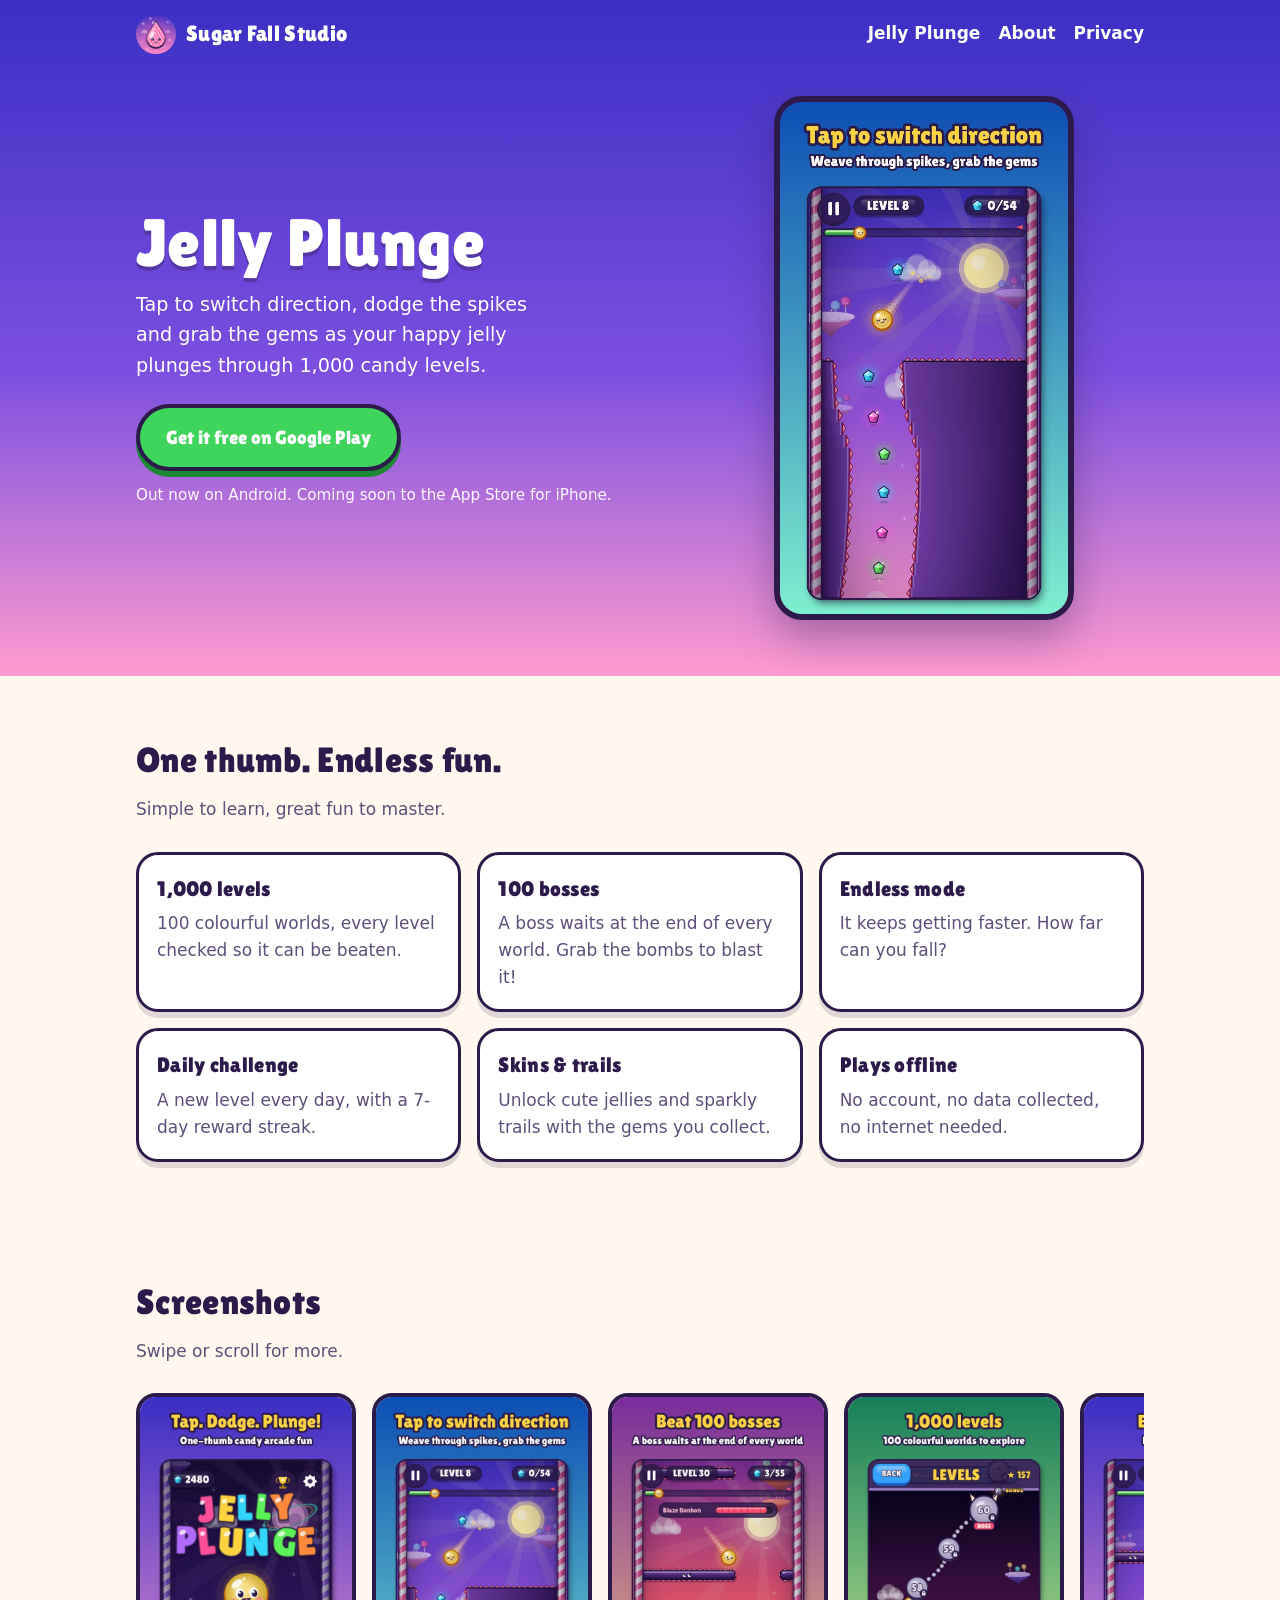
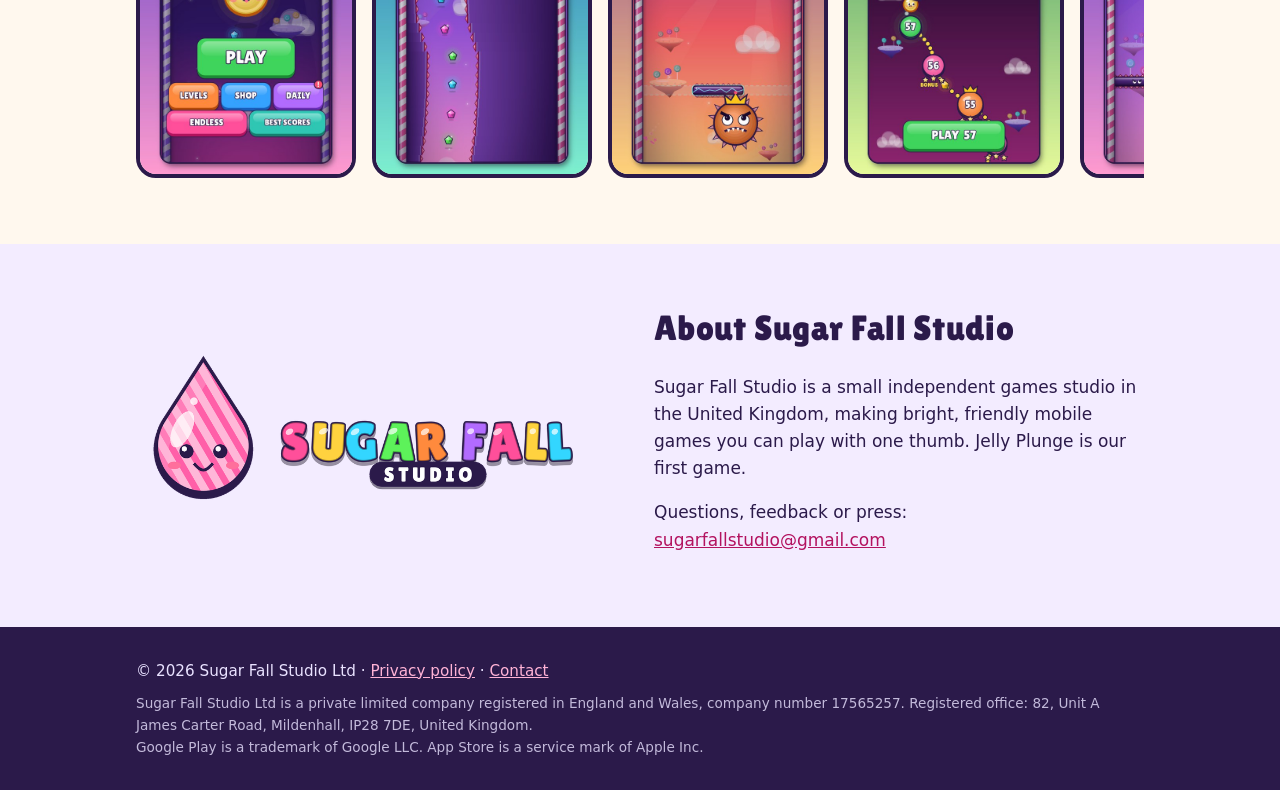
<file: index.html>
<!doctype html>
<html lang="en-GB">
<head>
<meta charset="utf-8">
<meta name="viewport" content="width=device-width, initial-scale=1">
<title>Sugar Fall Studio · Jelly Plunge</title>
<meta name="description" content="Sugar Fall Studio makes bright, one-thumb mobile games. Our first game, Jelly Plunge, has 1,000 candy levels. Out now, free on Google Play. Coming soon to the App Store.">
<link rel="icon" href="img/favicon.png">
<link rel="preconnect" href="https://fonts.googleapis.com">
<link rel="preconnect" href="https://fonts.gstatic.com" crossorigin>
<link href="https://fonts.googleapis.com/css2?family=Lilita+One&display=swap" rel="stylesheet">
<link rel="stylesheet" href="style.css">
<meta property="og:title" content="Jelly Plunge by Sugar Fall Studio">
<meta property="og:description" content="Tap to dodge, plunge through 1,000 candy levels.">
<meta property="og:image" content="img/jelly-banner.jpg">
</head>
<body>
<header class="top">
  <div class="wrap">
    <nav>
      <a class="brand" href="#"><img src="img/favicon.png" alt="">Sugar Fall Studio</a>
      <div class="links"><a href="#jelly-plunge">Jelly Plunge</a><a href="#studio">About</a><a href="privacy.html">Privacy</a></div>
    </nav>
    <div class="hero" id="jelly-plunge">
      <div>
        <h1>Jelly Plunge</h1>
        <p class="lead">Tap to switch direction, dodge the spikes and grab the gems as your happy jelly plunges through 1,000 candy levels.</p>
        <a class="btn" href="https://play.google.com/store/apps/details?id=com.sugarfallstudio.jellyplunge" target="_blank" rel="noopener">Get it free on Google Play</a>
        <span class="badge-note">Out now on Android. Coming soon to the App Store for iPhone.</span>
      </div>
      <img class="shot" src="img/2_play.jpg" alt="Jelly Plunge gameplay: the jelly falls between spiky candy bars collecting gems">
    </div>
  </div>
</header>

<main>
  <section>
    <div class="wrap">
      <h2>One thumb. Endless fun.</h2>
      <p class="sub">Simple to learn, great fun to master.</p>
      <div class="features">
        <div class="feature"><h3>1,000 levels</h3><p>100 colourful worlds, every level checked so it can be beaten.</p></div>
        <div class="feature"><h3>100 bosses</h3><p>A boss waits at the end of every world. Grab the bombs to blast it!</p></div>
        <div class="feature"><h3>Endless mode</h3><p>It keeps getting faster. How far can you fall?</p></div>
        <div class="feature"><h3>Daily challenge</h3><p>A new level every day, with a 7-day reward streak.</p></div>
        <div class="feature"><h3>Skins &amp; trails</h3><p>Unlock cute jellies and sparkly trails with the gems you collect.</p></div>
        <div class="feature"><h3>Plays offline</h3><p>No account, no data collected, no internet needed.</p></div>
      </div>
    </div>
  </section>

  <section>
    <div class="wrap">
      <h2>Screenshots</h2>
      <p class="sub">Swipe or scroll for more.</p>
      <div class="gallery">
        <img src="img/1_title.jpg" alt="Title screen" loading="lazy">
        <img src="img/2_play.jpg" alt="Dodging spikes" loading="lazy">
        <img src="img/3_boss.jpg" alt="Boss battle" loading="lazy">
        <img src="img/5_map.jpg" alt="Level map" loading="lazy">
        <img src="img/6_endless.jpg" alt="Endless mode" loading="lazy">
        <img src="img/7_shop.jpg" alt="Skins shop" loading="lazy">
      </div>
    </div>
  </section>

  <section class="studio" id="studio">
    <div class="wrap row">
      <img src="img/studio-logo.png" alt="Sugar Fall Studio logo">
      <div>
        <h2>About Sugar Fall Studio</h2>
        <p>Sugar Fall Studio is a small independent games studio in the United Kingdom, making bright, friendly mobile games you can play with one thumb. Jelly Plunge is our first game.</p>
        <p>Questions, feedback or press: <a href="mailto:sugarfallstudio@gmail.com">sugarfallstudio@gmail.com</a></p>
      </div>
    </div>
  </section>
</main>

<footer>
  <div class="wrap">
    <div>&copy; 2026 Sugar Fall Studio Ltd · <a href="privacy.html">Privacy policy</a> · <a href="mailto:sugarfallstudio@gmail.com">Contact</a></div>
    <div class="legal">Sugar Fall Studio Ltd is a private limited company registered in England and Wales, company number 17565257. Registered office: 82, Unit A James Carter Road, Mildenhall, IP28 7DE, United Kingdom.<br>Google Play is a trademark of Google LLC. App Store is a service mark of Apple Inc.</div>
  </div>
</footer>
</body>
</html>
</file>
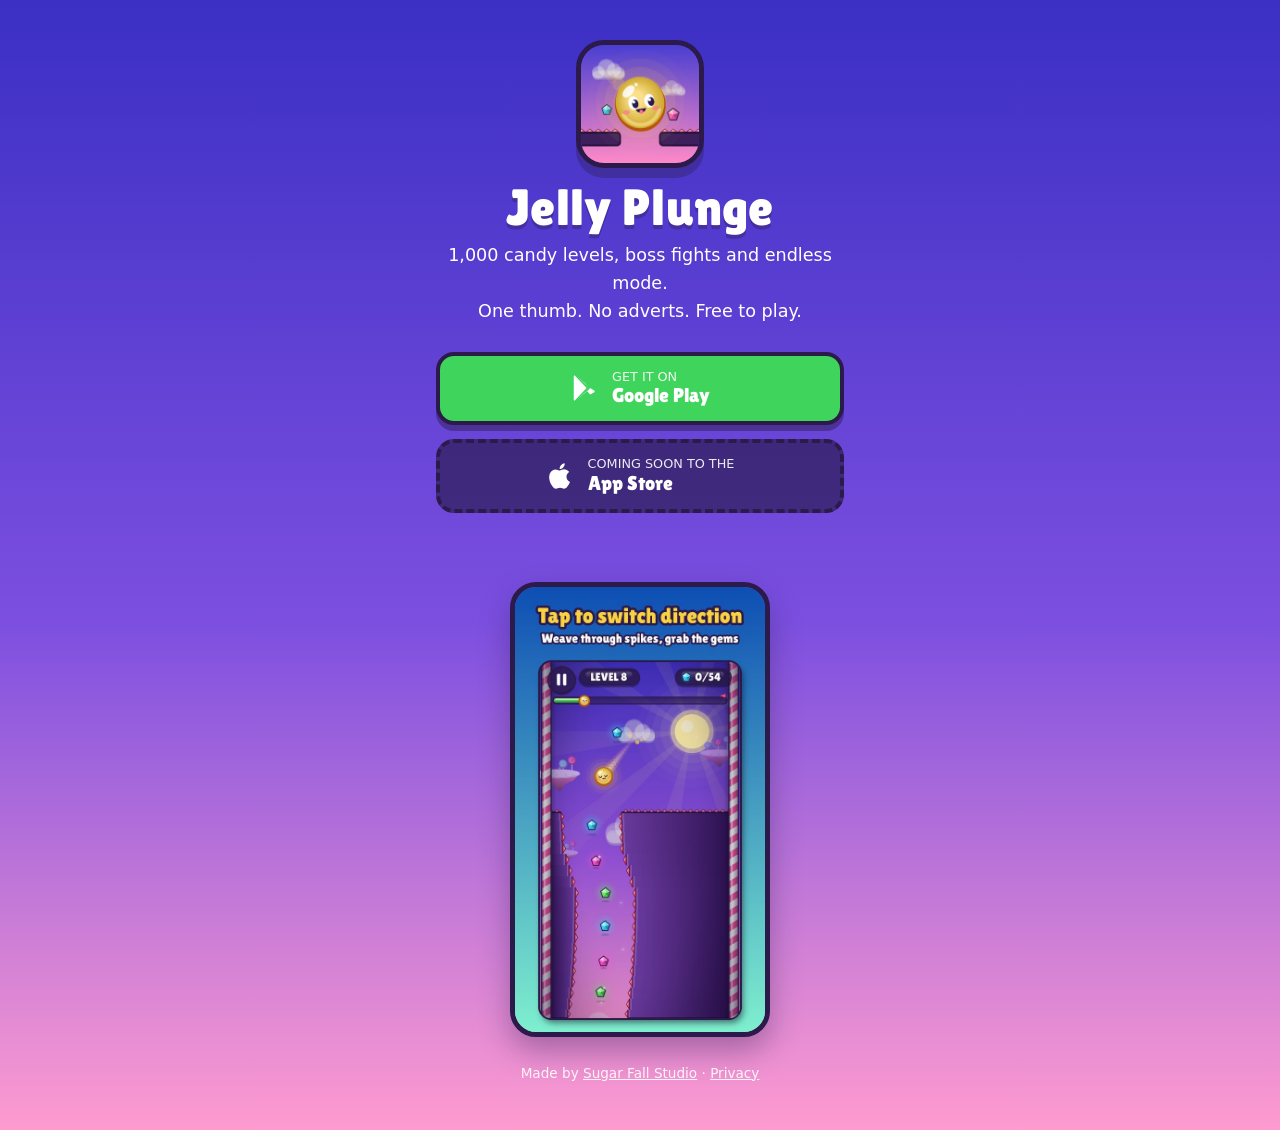
<file: play/index.html>
<!doctype html>
<html lang="en-GB">
<head>
<meta charset="utf-8">
<meta name="viewport" content="width=device-width, initial-scale=1">
<title>Play Jelly Plunge</title>
<meta name="description" content="Get Jelly Plunge free on Google Play and the App Store. 1,000 candy levels, boss fights and endless mode. No adverts.">
<meta property="og:title" content="Jelly Plunge: get it free">
<meta property="og:description" content="1,000 candy levels, boss fights and endless mode. One thumb, no adverts.">
<meta property="og:image" content="https://sugarfallstudio.com/img/jelly-banner.jpg">
<meta property="og:url" content="https://sugarfallstudio.com/play/">
<meta name="twitter:card" content="summary_large_image">
<link rel="icon" href="../img/favicon.png">
<link rel="canonical" href="https://sugarfallstudio.com/play/">
<script>
  // ---- The one switch for launch day --------------------------------------
  // false: iPhone visitors see "coming soon" here (no broken App Store link).
  // true:  iPhone visitors go straight to the App Store page.
  var APP_STORE_LIVE = false;
  // ---------------------------------------------------------------------------
  var PLAY = "https://play.google.com/store/apps/details?id=com.sugarfallstudio.jellyplunge";
  var APPLE = "https://apps.apple.com/app/id6833125792";
  // ---- Install tracking ----------------------------------------------------
  // /play/?src=instagram (optionally &c=bio) passes utm_source=instagram to Google Play, so
  // Play Console counts store visits and installs from that source (Acquisition → UTM).
  // Same format as the Growth Suite's Tracked links.
  (function () {
    var MEDIUM = { tiktok: "social", instagram: "social", youtube: "social", facebook: "social", x: "social", website: "referral", email: "email", influencer: "influencer" };
    var q = new URLSearchParams(location.search);
    var clean = function (v) { return (v || "").toLowerCase().replace(/[^a-z0-9]+/g, "-").replace(/^-+|-+$/g, "").slice(0, 40); };
    var src = clean(q.get("src")) || "website";
    var camp = clean(q.get("c")) || (src === "website" ? "site" : "bio");
    var utm = "utm_source=" + src + "&utm_medium=" + (MEDIUM[src] || "referral") + "&utm_campaign=" + camp;
    PLAY += "&referrer=" + encodeURIComponent(utm);
  })();
  // ---------------------------------------------------------------------------
  (function () {
    var ua = navigator.userAgent || "";
    var stay = /[?&]stay\b/.test(location.search);   // ...?stay shows this page anywhere
    var ios = /iPhone|iPad|iPod/.test(ua) || (/Macintosh/.test(ua) && navigator.maxTouchPoints > 1);
    var android = /Android/.test(ua);
    if (stay) return;
    if (android) location.replace(PLAY);
    else if (ios && APP_STORE_LIVE) location.replace(APPLE);
  })();
</script>
<link rel="preconnect" href="https://fonts.googleapis.com">
<link rel="preconnect" href="https://fonts.gstatic.com" crossorigin>
<link href="https://fonts.googleapis.com/css2?family=Lilita+One&display=swap" rel="stylesheet">
<link rel="stylesheet" href="../style.css">
<style>
  body { background: linear-gradient(180deg, var(--sky-top), #7c4fe0 55%, var(--sky-bottom)); min-height: 100vh; color: #fff; }
  .card { max-width: 440px; margin: 0 auto; padding: 40px 16px 32px; text-align: center; }
  .card .icon { width: 128px; height: 128px; margin: 0 auto 14px; border-radius: 28px; border: 5px solid var(--ink); box-shadow: 0 10px 0 rgba(43,26,74,.35); }
  .card h1 { font-size: clamp(2.4rem, 9vw, 3.2rem); line-height: 1; margin: 0 0 8px; text-shadow: 0 4px 0 rgba(43,26,74,.35); }
  .card p.lead { margin: 0 0 26px; font-size: 1.1rem; }
  .stores { display: grid; gap: 14px; }
  .store { display: flex; align-items: center; justify-content: center; gap: 12px; padding: 14px 18px; border-radius: 18px;
           border: 4px solid var(--ink); text-decoration: none; color: #fff; font-family: "Lilita One", system-ui, sans-serif; font-size: 1.25rem;
           box-shadow: 0 6px 0 rgba(43,26,74,.45); transition: transform .12s ease; }
  .store small { display: block; font-family: system-ui, -apple-system, sans-serif; font-size: .8rem; opacity: .9; letter-spacing: 0; }
  .store svg { width: 30px; height: 30px; flex: none; }
  .store .txt { text-align: left; line-height: 1.15; }
  a.store:hover { transform: translateY(-2px); }
  .google { background: var(--green); }
  .apple { background: #1b1230; }
  .apple.soon { background: rgba(27,18,48,.55); border-style: dashed; cursor: default; box-shadow: none; }
  .note { margin-top: 18px; font-size: .95rem; min-height: 1.4em; }
  .shot { width: min(260px, 70vw); margin: 30px auto 0; border-radius: 26px; border: 5px solid var(--ink); box-shadow: 0 14px 30px rgba(43,26,74,.35); }
  .foot { margin-top: 26px; font-size: .85rem; opacity: .9; }
  .foot a { color: #fff; }
</style>
</head>
<body>
<main class="card">
  <img class="icon" src="../img/jelly-icon.png" alt="Jelly Plunge icon" width="128" height="128">
  <h1>Jelly Plunge</h1>
  <p class="lead">1,000 candy levels, boss fights and endless mode.<br>One thumb. No adverts. Free to play.</p>

  <div class="stores">
    <a class="store google" id="google" href="https://play.google.com/store/apps/details?id=com.sugarfallstudio.jellyplunge" rel="noopener">
      <svg viewBox="0 0 24 24" aria-hidden="true"><path fill="#fff" d="M3.6 1.8 13.3 12l-9.7 10.2c-.4-.2-.6-.7-.6-1.2V3c0-.5.2-1 .6-1.2zm11 9-2.3-2.4L5 2.2l9.6 8.6zm0 2.4L5 21.8l7.3-6.2 2.3-2.4zm1.4-1.3 3.1 1.8c.9.5.9 1.4 0 1.9l-2.9 1.6-2.5-2.6 2.3-2.4-.1-.3h.1z"/></svg>
      <span class="txt"><small>GET IT ON</small>Google Play</span>
    </a>
    <a class="store apple" id="apple" href="https://apps.apple.com/app/id6833125792" rel="noopener">
      <svg viewBox="0 0 24 24" aria-hidden="true"><path fill="#fff" d="M16.4 12.6c0-2.6 2.1-3.8 2.2-3.9-1.2-1.8-3.1-2-3.7-2-1.6-.2-3.1.9-3.9.9-.8 0-2-.9-3.4-.9-1.7 0-3.3 1-4.2 2.6-1.8 3.1-.5 7.7 1.3 10.2.9 1.2 1.9 2.6 3.2 2.6 1.3-.1 1.8-.8 3.3-.8 1.6 0 2 .8 3.4.8 1.4 0 2.3-1.3 3.1-2.5 1-1.4 1.4-2.8 1.4-2.9 0 0-2.7-1-2.7-4.1zM13.9 4.9c.7-.9 1.2-2 1.1-3.2-1 0-2.3.7-3 1.6-.7.8-1.2 2-1.1 3.1 1.1.1 2.3-.6 3-1.5z"/></svg>
      <span class="txt"><small id="apple-small">DOWNLOAD ON THE</small><span id="apple-big">App Store</span></span>
    </a>
  </div>
  <p class="note" id="note"></p>

  <img class="shot" src="../img/2_play.jpg" alt="Jelly Plunge gameplay: a jelly falling through candy platforms" width="260">
  <p class="foot">Made by <a href="https://sugarfallstudio.com/">Sugar Fall Studio</a> · <a href="https://sugarfallstudio.com/privacy.html">Privacy</a></p>
</main>
<script>
  document.getElementById("google").href = PLAY;   // the button carries the same tracking
  if (!APP_STORE_LIVE) {
    var a = document.getElementById("apple");
    a.classList.add("soon");
    a.removeAttribute("href");
    a.setAttribute("aria-disabled", "true");
    document.getElementById("apple-small").textContent = "COMING SOON TO THE";
    var ua = navigator.userAgent || "";
    if (/iPhone|iPad|iPod/.test(ua) || (/Macintosh/.test(ua) && navigator.maxTouchPoints > 1)) {
      document.getElementById("note").textContent = "The iPhone version is in Apple's final checks. It'll be on the App Store very soon!";
    }
  }
</script>
</body>
</html>
</file>
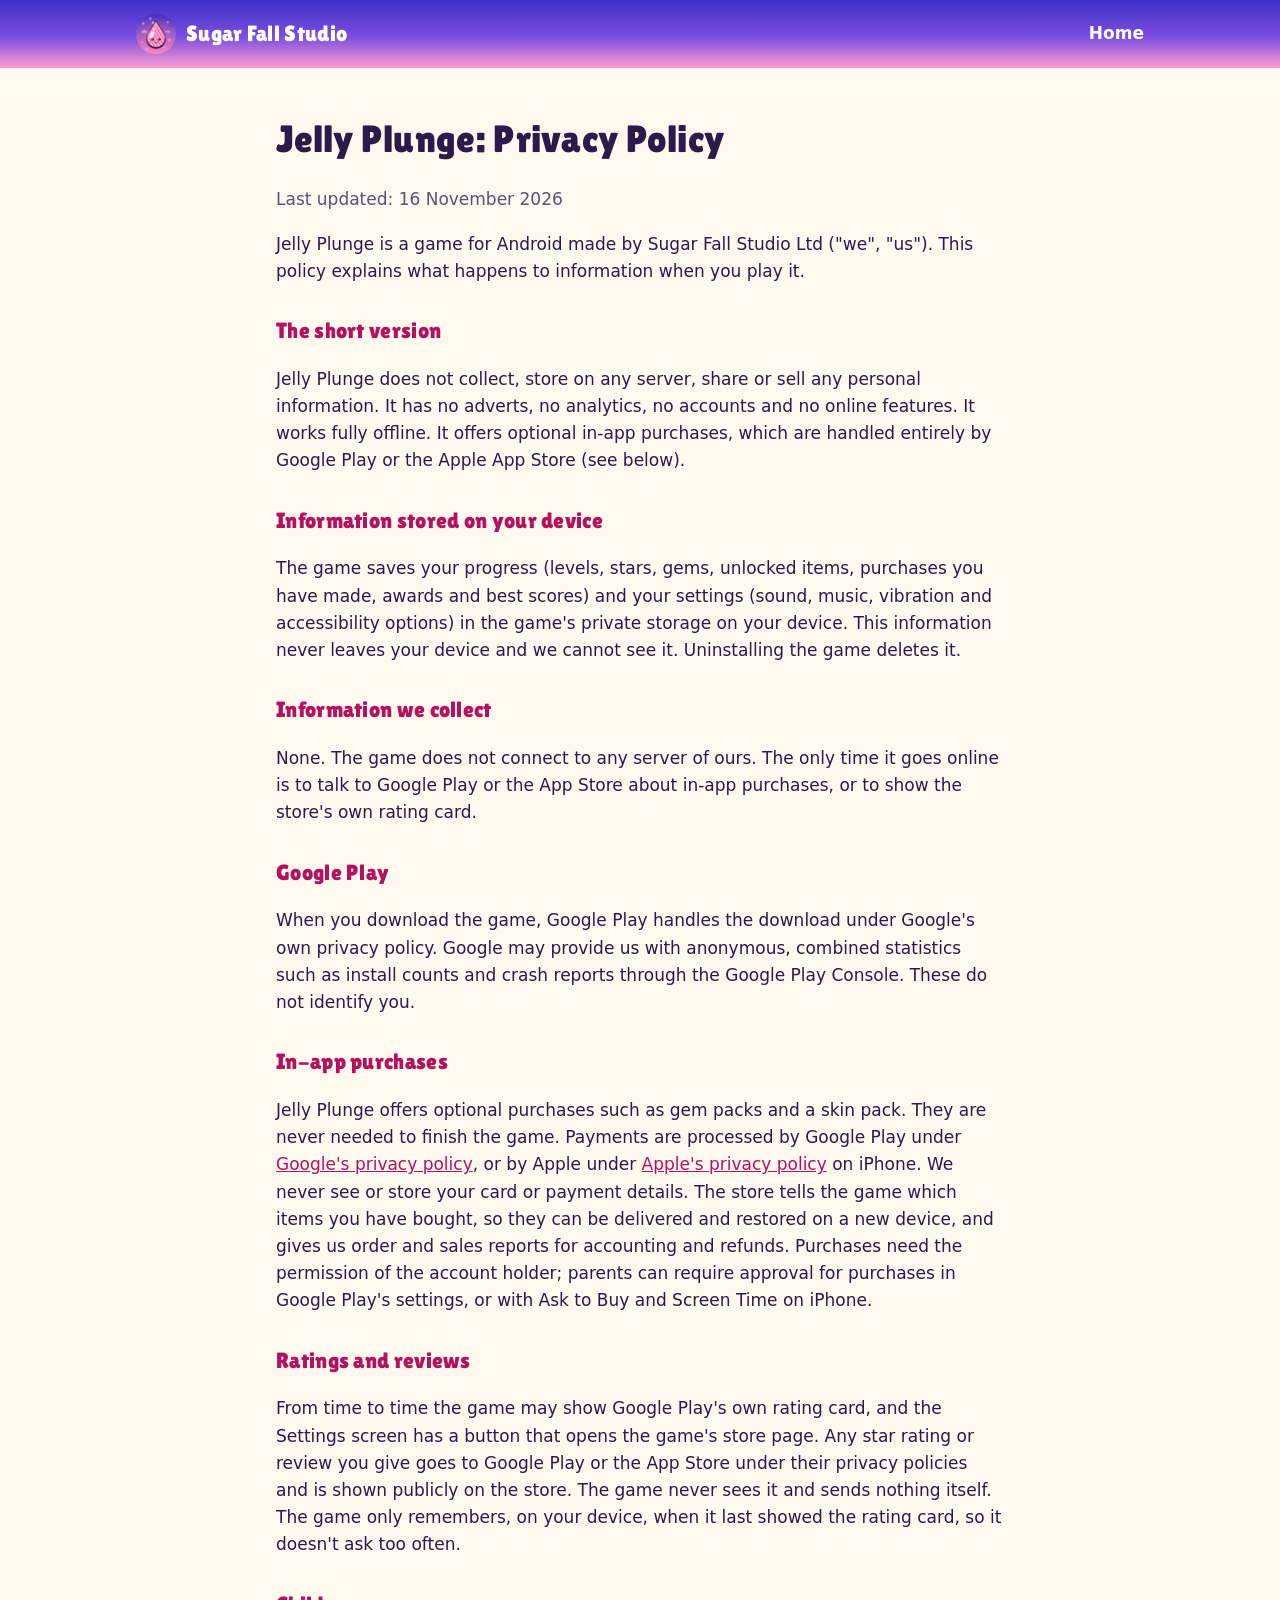
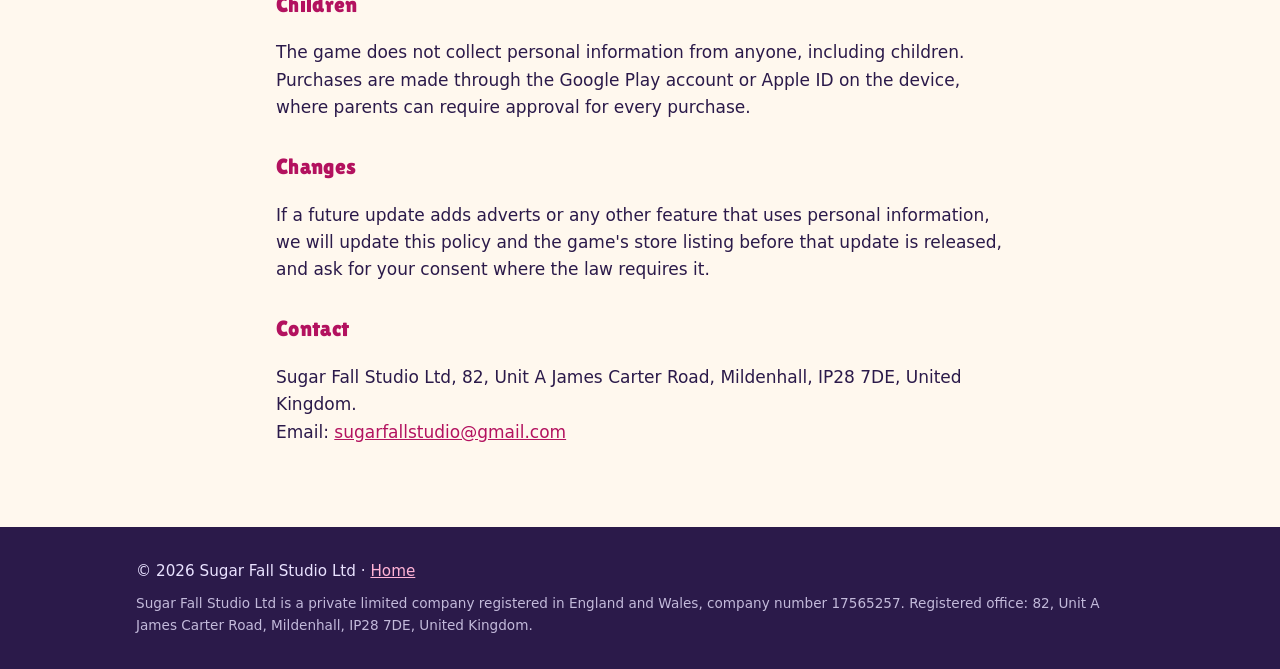
<file: privacy.html>
<!doctype html>
<html lang="en-GB">
<head>
<meta charset="utf-8">
<meta name="viewport" content="width=device-width, initial-scale=1">
<title>Jelly Plunge Privacy Policy · Sugar Fall Studio</title>
<link rel="icon" href="img/favicon.png">
<link rel="preconnect" href="https://fonts.googleapis.com">
<link rel="preconnect" href="https://fonts.gstatic.com" crossorigin>
<link href="https://fonts.googleapis.com/css2?family=Lilita+One&display=swap" rel="stylesheet">
<link rel="stylesheet" href="style.css">
</head>
<body>
<header class="top"><div class="wrap"><nav>
  <a class="brand" href="index.html"><img src="img/favicon.png" alt="">Sugar Fall Studio</a>
  <div class="links"><a href="index.html">Home</a></div>
</nav></div></header>
<main class="doc">
<h1>Jelly Plunge: Privacy Policy</h1>
<p class="muted">Last updated: 16 November 2026</p>

<p>Jelly Plunge is a game for Android made by Sugar Fall Studio Ltd ("we", "us"). This policy explains what happens to information when you play it.</p>

<h2>The short version</h2>
<p>Jelly Plunge does not collect, store on any server, share or sell any personal information. It has no adverts, no analytics, no accounts and no online features. It works fully offline. It offers optional in-app purchases, which are handled entirely by Google Play or the Apple App Store (see below).</p>

<h2>Information stored on your device</h2>
<p>The game saves your progress (levels, stars, gems, unlocked items, purchases you have made, awards and best scores) and your settings (sound, music, vibration and accessibility options) in the game's private storage on your device. This information never leaves your device and we cannot see it. Uninstalling the game deletes it.</p>

<h2>Information we collect</h2>
<p>None. The game does not connect to any server of ours. The only time it goes online is to talk to Google Play or the App Store about in-app purchases, or to show the store's own rating card.</p>

<h2>Google Play</h2>
<p>When you download the game, Google Play handles the download under Google's own privacy policy. Google may provide us with anonymous, combined statistics such as install counts and crash reports through the Google Play Console. These do not identify you.</p>

<h2>In-app purchases</h2>
<p>Jelly Plunge offers optional purchases such as gem packs and a skin pack. They are never needed to finish the game. Payments are processed by Google Play under <a href="https://policies.google.com/privacy" target="_blank" rel="noopener">Google's privacy policy</a>, or by Apple under <a href="https://www.apple.com/legal/privacy/" target="_blank" rel="noopener">Apple's privacy policy</a> on iPhone. We never see or store your card or payment details. The store tells the game which items you have bought, so they can be delivered and restored on a new device, and gives us order and sales reports for accounting and refunds. Purchases need the permission of the account holder; parents can require approval for purchases in Google Play's settings, or with Ask to Buy and Screen Time on iPhone.</p>

<h2>Ratings and reviews</h2>
<p>From time to time the game may show Google Play's own rating card, and the Settings screen has a button that opens the game's store page. Any star rating or review you give goes to Google Play or the App Store under their privacy policies and is shown publicly on the store. The game never sees it and sends nothing itself. The game only remembers, on your device, when it last showed the rating card, so it doesn't ask too often.</p>

<h2>Children</h2>
<p>The game does not collect personal information from anyone, including children. Purchases are made through the Google Play account or Apple ID on the device, where parents can require approval for every purchase.</p>

<h2>Changes</h2>
<p>If a future update adds adverts or any other feature that uses personal information, we will update this policy and the game's store listing before that update is released, and ask for your consent where the law requires it.</p>

<h2>Contact</h2>
<p>Sugar Fall Studio Ltd, 82, Unit A James Carter Road, Mildenhall, IP28 7DE, United Kingdom.<br>
Email: <a href="mailto:sugarfallstudio@gmail.com">sugarfallstudio@gmail.com</a></p>
</main>
<footer><div class="wrap">
  <div>&copy; 2026 Sugar Fall Studio Ltd · <a href="index.html">Home</a></div>
  <div class="legal">Sugar Fall Studio Ltd is a private limited company registered in England and Wales, company number 17565257. Registered office: 82, Unit A James Carter Road, Mildenhall, IP28 7DE, United Kingdom.</div>
</div></footer>
</body>
</html>
</file>
<file: style.css>
:root {
  --ink: #2b1a4a;
  --sky-top: #3b2fc4;
  --sky-bottom: #ff9bd0;
  --cream: #fff8ee;
  --card: #ffffff;
  --muted: #5d4f7a;
  --pink: #ff4f9a;
  --green: #3fd45b;
  --green-dark: #1c8a35;
}
* { box-sizing: border-box; }
html { scroll-behavior: smooth; }
body {
  margin: 0;
  background: var(--cream);
  color: var(--ink);
  font: 17px/1.6 system-ui, -apple-system, "Segoe UI", Roboto, sans-serif;
}
h1, h2, h3, .brand { font-family: "Lilita One", system-ui, sans-serif; font-weight: 400; letter-spacing: .3px; }
a { color: #b3125f; }
img { max-width: 100%; display: block; }
.wrap { max-width: 1040px; margin: 0 auto; padding: 0 16px; }

header.top {
  background: linear-gradient(180deg, var(--sky-top), #7c4fe0 55%, var(--sky-bottom));
  color: #fff;
}
nav { display: flex; align-items: center; justify-content: space-between; padding: 14px 0; gap: 12px; }
nav .brand { display: flex; align-items: center; gap: 10px; color: #fff; text-decoration: none; font-size: 1.35rem; }
nav .brand img { width: 40px; height: 40px; border-radius: 50%; }
nav .links a { color: #fff; text-decoration: none; margin-left: 18px; font-weight: 600; }
nav .links a:hover { text-decoration: underline; }

.hero { display: grid; grid-template-columns: 1.1fr .9fr; gap: 32px; align-items: center; padding: 28px 0 56px; }
.hero h1 { font-size: clamp(2.6rem, 6vw, 4.2rem); line-height: 1.02; margin: 0 0 12px; text-shadow: 0 4px 0 rgba(43,26,74,.35); }
.hero p.lead { font-size: 1.2rem; margin: 0 0 22px; max-width: 34ch; }
.hero .shot { justify-self: center; width: min(300px, 80vw); border-radius: 28px; border: 6px solid var(--ink); box-shadow: 0 18px 40px rgba(43,26,74,.35); }
.btn {
  display: inline-block; padding: 14px 26px; border-radius: 999px; font-family: "Lilita One", system-ui, sans-serif;
  font-size: 1.2rem; text-decoration: none; color: #fff; background: var(--green); border: 4px solid var(--ink);
  box-shadow: 0 6px 0 var(--green-dark);
}
a.btn { transition: transform .12s ease, box-shadow .12s ease; }
a.btn:hover { transform: translateY(-2px); box-shadow: 0 8px 0 var(--green-dark); }
a.btn:active { transform: translateY(4px); box-shadow: 0 2px 0 var(--green-dark); }
.badge-note { display: block; margin-top: 12px; font-size: .95rem; opacity: .95; }

section { padding: 56px 0; }
section h2 { font-size: 2.2rem; margin: 0 0 8px; }
section p.sub { color: var(--muted); margin: 0 0 28px; }

.features { display: grid; grid-template-columns: repeat(3, 1fr); gap: 16px; }
.feature { background: var(--card); border: 3px solid var(--ink); border-radius: 22px; padding: 18px; box-shadow: 0 6px 0 rgba(43,26,74,.15); }
.feature h3 { margin: 0 0 4px; font-size: 1.3rem; }
.feature p { margin: 0; color: var(--muted); }

.gallery { display: flex; gap: 16px; overflow-x: auto; padding-bottom: 10px; scroll-snap-type: x mandatory; }
.gallery img { width: 220px; flex: 0 0 auto; border-radius: 20px; border: 4px solid var(--ink); scroll-snap-align: start; }

.studio { background: #f3ecff; }
.studio .row { display: grid; grid-template-columns: 1fr 1fr; gap: 28px; align-items: center; }

footer { background: var(--ink); color: #e9e2ff; padding: 32px 0; font-size: .95rem; }
footer a { color: #ffb3d6; }
footer .legal { opacity: .8; margin-top: 10px; font-size: .85rem; }

/* Privacy page */
.doc { max-width: 760px; padding: 40px 16px 64px; margin: 0 auto; }
.doc h1 { font-size: 2.4rem; margin: 0 0 4px; }
.doc h2 { font-size: 1.4rem; margin: 28px 0 6px; color: #b3125f; }
.doc .muted { color: var(--muted); }

@media (max-width: 760px) {
  .hero { grid-template-columns: 1fr; text-align: center; }
  .hero p.lead { margin-left: auto; margin-right: auto; }
  .features { grid-template-columns: 1fr; }
  .studio .row { grid-template-columns: 1fr; }
  nav .links a { margin-left: 12px; font-size: .95rem; }
  nav .links a:first-child { display: none; }   /* the hero is the game section anyway */
  nav .brand { font-size: 1.15rem; }
}
</file>
